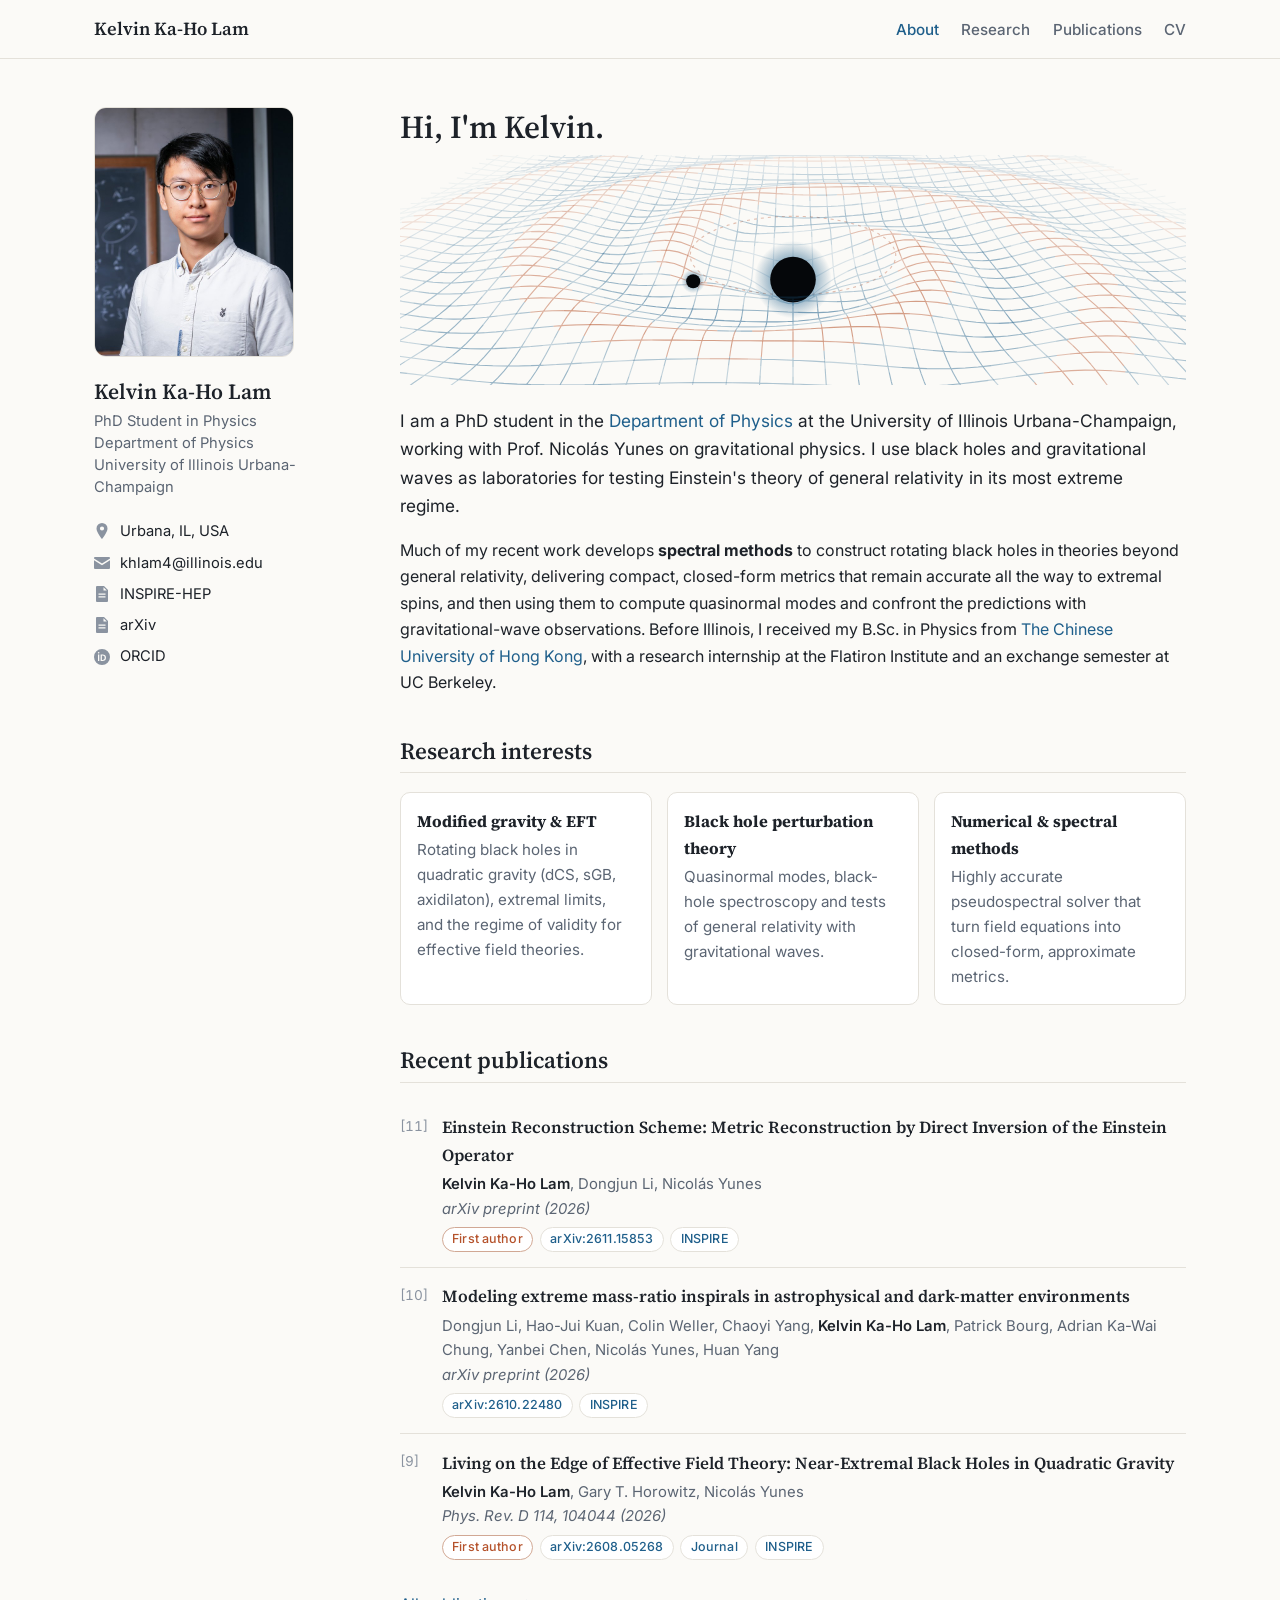
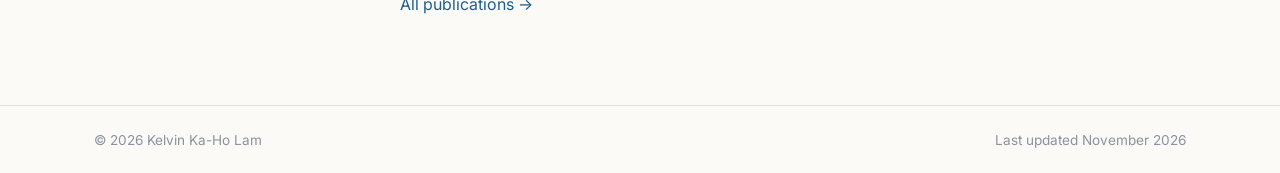
<file: index.html>
<!doctype html>
<html lang="en">
<head>
  <meta charset="utf-8">
  <meta name="viewport" content="width=device-width, initial-scale=1">
  <title>Kelvin Ka-Ho Lam</title>
  <meta name="description" content="Kelvin Ka-Ho Lam: physics PhD student at UIUC working on black holes, gravitational waves and tests of general relativity.">
  <meta name="author" content="Kelvin Ka-Ho Lam">
  <meta property="og:title" content="Kelvin Ka-Ho Lam">
  <meta property="og:description" content="Kelvin Ka-Ho Lam: physics PhD student at UIUC working on black holes, gravitational waves and tests of general relativity.">
  <meta property="og:type" content="website">
  <meta property="og:url" content="https://kelvin33550336.github.io/">
  <link rel="icon" href="assets/img/favicon.svg" type="image/svg+xml">
  <link rel="preconnect" href="https://fonts.googleapis.com">
  <link rel="preconnect" href="https://fonts.gstatic.com" crossorigin>
  <link href="https://fonts.googleapis.com/css2?family=Inter:wght@400;500;600&family=Source+Serif+4:opsz,wght@8..60,400;8..60,600&display=swap" rel="stylesheet">
  <link rel="stylesheet" href="assets/css/style.css">
</head>
<body>
  <a class="skip-link" href="#main">Skip to content</a>
  <header class="site-header">
    <nav class="nav" aria-label="Main">
      <a class="brand" href="index.html">Kelvin Ka-Ho Lam</a>
      <button class="nav-toggle" aria-expanded="false" aria-controls="nav-links">Menu</button>
      <ul class="nav-links" id="nav-links">
        <li><a href="index.html" aria-current="page">About</a></li>
        <li><a href="research.html">Research</a></li>
        <li><a href="publications.html">Publications</a></li>
        <li><a href="cv.html">CV</a></li>
      </ul>
    </nav>
  </header>

  <div class="layout">
    <aside class="sidebar" aria-label="Profile">
      <img class="avatar" src="assets/img/profile.jpg" alt="Portrait of Kelvin Ka-Ho Lam" width="200" height="250">
      <p class="name">Kelvin Ka-Ho Lam</p>
      <p class="role">PhD Student in Physics<br>Department of Physics<br>University of Illinois Urbana-Champaign</p>
      <ul>
        <li><svg viewBox="0 0 16 16" aria-hidden="true"><path d="M8 0a5.5 5.5 0 0 0-5.5 5.5C2.5 9.6 8 16 8 16s5.5-6.4 5.5-10.5A5.5 5.5 0 0 0 8 0zm0 7.6a2.1 2.1 0 1 1 0-4.2 2.1 2.1 0 0 1 0 4.2z"/></svg><span>Urbana, IL, USA</span></li>
        <li><svg viewBox="0 0 16 16" aria-hidden="true"><path d="M0 3a1 1 0 0 1 1-1h14a1 1 0 0 1 1 1v.4L8 8.5 0 3.4V3zm0 2.2V13a1 1 0 0 0 1 1h14a1 1 0 0 0 1-1V5.2L8 10.3 0 5.2z"/></svg><a href="mailto:khlam4@illinois.edu">khlam4@illinois.edu</a></li>
        <li><svg viewBox="0 0 16 16" aria-hidden="true"><path d="M3 0h7l4 4v11a1 1 0 0 1-1 1H3a1 1 0 0 1-1-1V1a1 1 0 0 1 1-1zm6.5 1.2V4.5h3.3L9.5 1.2zM4.5 7.5v1.2h7V7.5h-7zm0 2.8v1.2h7v-1.2h-7z"/></svg><a href="https://inspirehep.net/authors/3211704">INSPIRE-HEP</a></li>
        <li><svg viewBox="0 0 16 16" aria-hidden="true"><path d="M3 0h7l4 4v11a1 1 0 0 1-1 1H3a1 1 0 0 1-1-1V1a1 1 0 0 1 1-1zm6.5 1.2V4.5h3.3L9.5 1.2zM4.5 7.5v1.2h7V7.5h-7zm0 2.8v1.2h7v-1.2h-7z"/></svg><a href="https://arxiv.org/search/advanced?advanced=&amp;terms-0-operator=AND&amp;terms-0-term=Lam%2C+K+K&amp;terms-0-field=author&amp;classification-physics=y&amp;classification-physics_archives=all&amp;classification-include_cross_list=include&amp;date-year=&amp;date-filter_by=date_range&amp;date-from_date=2023-01-01&amp;date-to_date=&amp;date-date_type=submitted_date&amp;abstracts=show&amp;size=50&amp;order=-announced_date_first">arXiv</a></li>
        <li><svg viewBox="0 0 16 16" aria-hidden="true"><path d="M8 0a8 8 0 1 0 0 16A8 8 0 0 0 8 0zM5.3 12H4V5.5h1.3V12zM4.65 4.6a.8.8 0 1 1 0-1.6.8.8 0 0 1 0 1.6zM12 8.7c0 2.1-1.4 3.3-3.4 3.3H6.6V5.5h2c2 0 3.4 1.2 3.4 3.2zm-1.3 0c0-1.4-.9-2.1-2.2-2.1h-.6v4.3h.6c1.3 0 2.2-.8 2.2-2.2z"/></svg><a href="https://orcid.org/0009-0008-0185-2543">ORCID</a></li>
      </ul>
    </aside>

    <main class="content" id="main">
      <h1>Hi, I'm Kelvin.</h1>
      <canvas class="bh" id="bh" aria-label="Animation of a black hole ringing down, sending gravitational-wave ripples outward" role="img"></canvas>
      <p class="lede">I am a PhD student in the <a href="https://physics.illinois.edu/">Department of Physics</a> at the University of Illinois Urbana-Champaign, working with Prof. Nicolás Yunes on gravitational physics. I use black holes and gravitational waves as laboratories for testing Einstein's theory of general relativity in its most extreme regime.</p>
      <p>Much of my recent work develops <strong>spectral methods</strong> to construct rotating black holes in theories beyond general relativity, delivering compact, closed-form metrics that remain accurate all the way to extremal spins, and then using them to compute quasinormal modes and confront the predictions with gravitational-wave observations. Before Illinois, I received my B.Sc. in Physics from <a href="https://www.cuhk.edu.hk/">The Chinese University of Hong Kong</a>, with a research internship at the Flatiron Institute and an exchange semester at UC Berkeley.</p>

      <h2>Research interests</h2>
      <ul class="interests">
        <li><strong>Modified gravity &amp; EFT</strong><span>Rotating black holes in quadratic gravity (dCS, sGB, axidilaton), extremal limits, and the regime of validity for effective field theories.</span></li>
        <li><strong>Black hole perturbation theory</strong><span>Quasinormal modes, black-hole spectroscopy and tests of general relativity with gravitational waves.</span></li>
        <li><strong>Numerical &amp; spectral methods</strong><span>Highly accurate pseudospectral solver that turn field equations into closed-form, approximate metrics.</span></li>
      </ul>

      <h2>Recent publications</h2>
      <ul class="pubs">
      <li class="pub" data-n="11">
        <a class="pub-title" href="https://arxiv.org/abs/2611.15853">Einstein Reconstruction Scheme: Metric Reconstruction by Direct Inversion of the Einstein Operator</a>
        <div class="pub-authors"><span class="me">Kelvin Ka-Ho Lam</span>, Dongjun Li, Nicolás Yunes</div>
        <div class="pub-venue">arXiv preprint (2026)</div>
        <div class="pub-links"><span class="tag first">First author</span><a href="https://arxiv.org/abs/2611.15853">arXiv:2611.15853</a><a href="https://inspirehep.net/literature/3227984">INSPIRE</a></div>
      </li>
      <li class="pub" data-n="10">
        <a class="pub-title" href="https://arxiv.org/abs/2610.22480">Modeling extreme mass-ratio inspirals in astrophysical and dark-matter environments</a>
        <div class="pub-authors">Dongjun Li, Hao-Jui Kuan, Colin Weller, Chaoyi Yang, <span class="me">Kelvin Ka-Ho Lam</span>, Patrick Bourg, Adrian Ka-Wai Chung, Yanbei Chen, Nicolás Yunes, Huan Yang</div>
        <div class="pub-venue">arXiv preprint (2026)</div>
        <div class="pub-links"><a href="https://arxiv.org/abs/2610.22480">arXiv:2610.22480</a><a href="https://inspirehep.net/literature/3215830">INSPIRE</a></div>
      </li>
      <li class="pub" data-n="9">
        <a class="pub-title" href="https://arxiv.org/abs/2608.05268">Living on the Edge of Effective Field Theory: Near-Extremal Black Holes in Quadratic Gravity</a>
        <div class="pub-authors"><span class="me">Kelvin Ka-Ho Lam</span>, Gary T. Horowitz, Nicolás Yunes</div>
        <div class="pub-venue">Phys. Rev. D 114, 104044 (2026)</div>
        <div class="pub-links"><span class="tag first">First author</span><a href="https://arxiv.org/abs/2608.05268">arXiv:2608.05268</a><a href="https://doi.org/10.1103/ddyq-94zb">Journal</a><a href="https://inspirehep.net/literature/3188287">INSPIRE</a></div>
      </li>
      </ul>
      <p style="margin-top:1rem"><a href="publications.html">All publications &rarr;</a></p>
    </main>
  </div>

  <footer class="site-footer">
    <div class="inner">
      <span>&copy; 2026 Kelvin Ka-Ho Lam</span>
      <span>Last updated November 2026</span>
    </div>
  </footer>
  <script src="assets/js/main.js"></script>
</body>
</html>
</file>
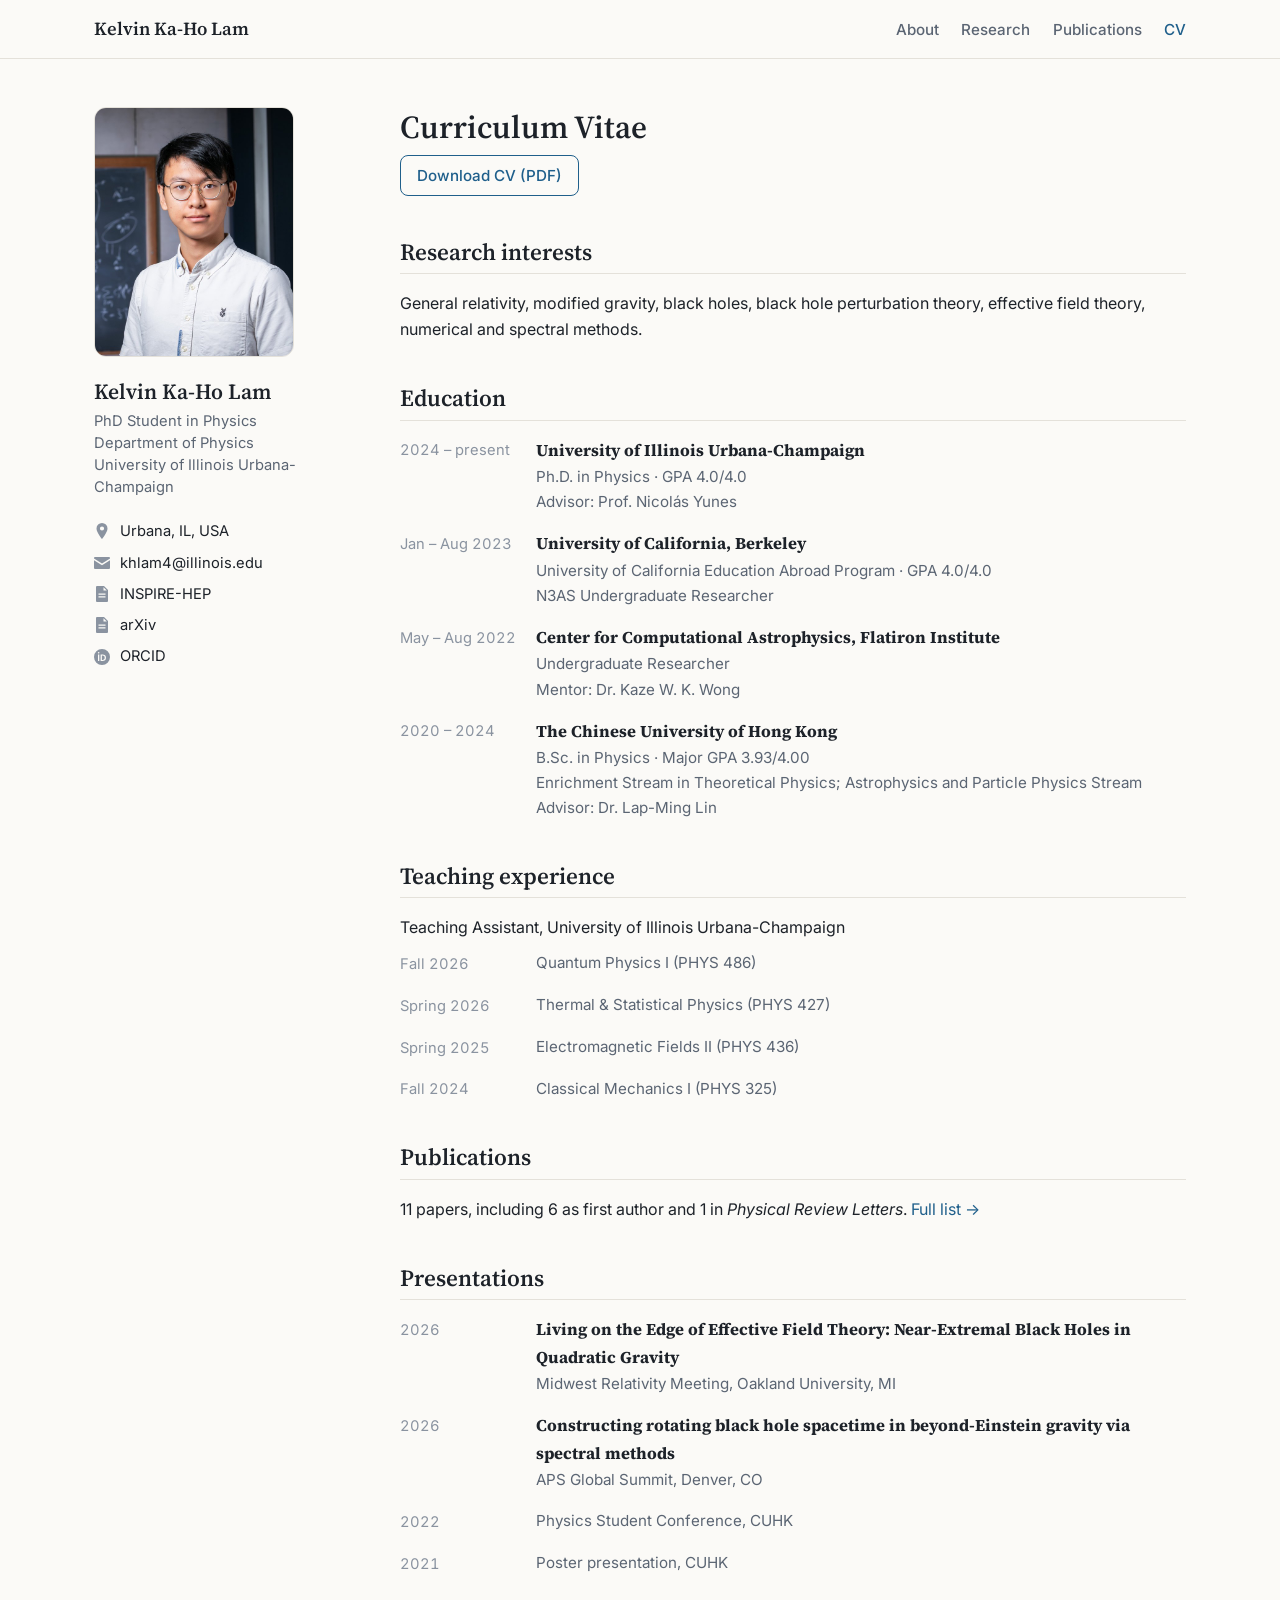
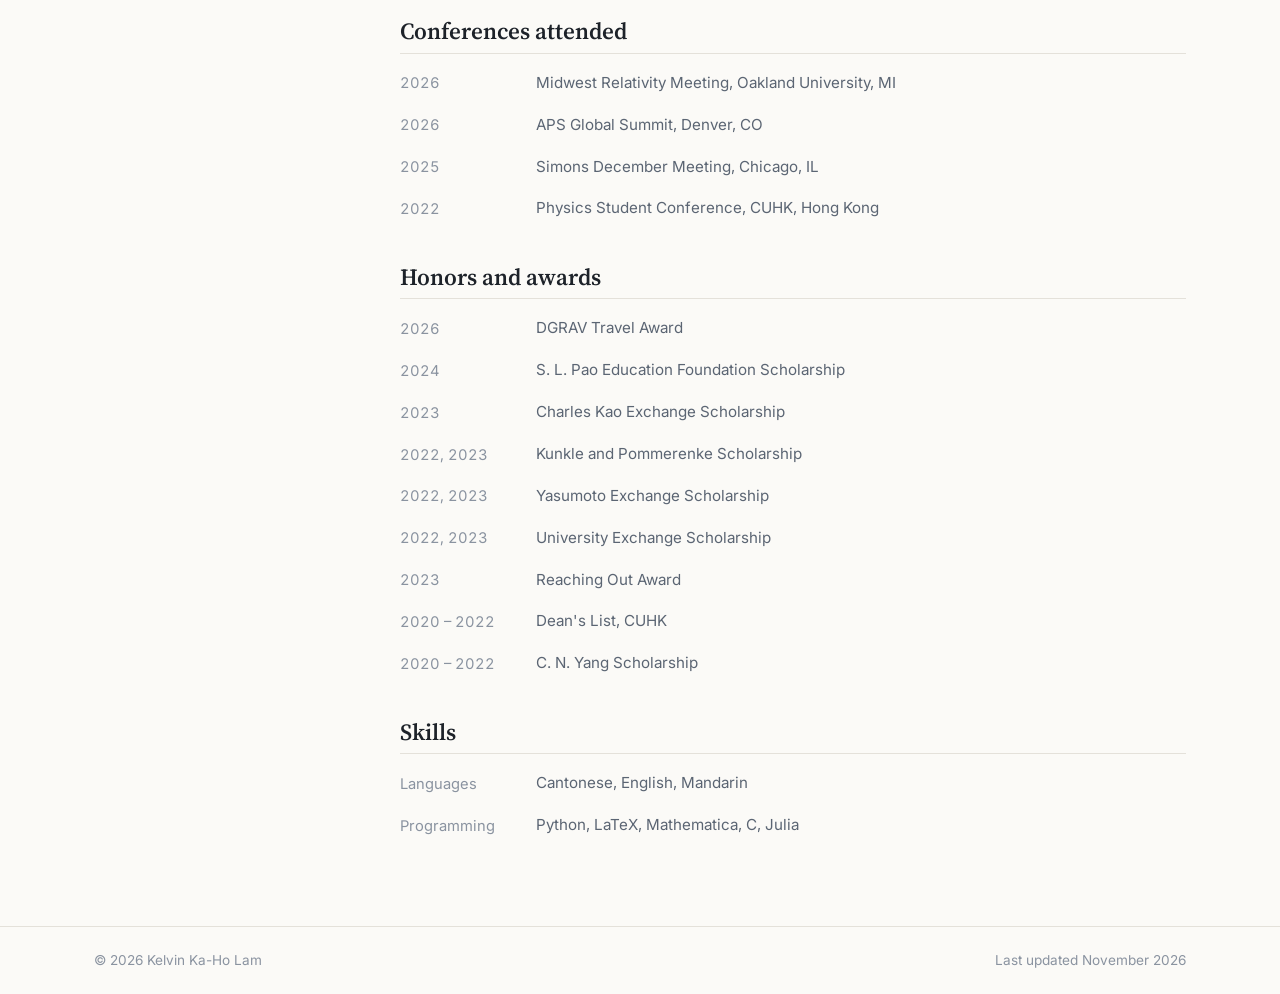
<file: cv.html>
<!doctype html>
<html lang="en">
<head>
  <meta charset="utf-8">
  <meta name="viewport" content="width=device-width, initial-scale=1">
  <title>CV · Kelvin Ka-Ho Lam</title>
  <meta name="description" content="Curriculum vitae of Kelvin Ka-Ho Lam.">
  <meta name="author" content="Kelvin Ka-Ho Lam">
  <meta property="og:title" content="CV · Kelvin Ka-Ho Lam">
  <meta property="og:description" content="Curriculum vitae of Kelvin Ka-Ho Lam.">
  <meta property="og:type" content="website">
  <meta property="og:url" content="https://kelvin33550336.github.io/cv.html">
  <link rel="icon" href="assets/img/favicon.svg" type="image/svg+xml">
  <link rel="preconnect" href="https://fonts.googleapis.com">
  <link rel="preconnect" href="https://fonts.gstatic.com" crossorigin>
  <link href="https://fonts.googleapis.com/css2?family=Inter:wght@400;500;600&family=Source+Serif+4:opsz,wght@8..60,400;8..60,600&display=swap" rel="stylesheet">
  <link rel="stylesheet" href="assets/css/style.css">
</head>
<body>
  <a class="skip-link" href="#main">Skip to content</a>
  <header class="site-header">
    <nav class="nav" aria-label="Main">
      <a class="brand" href="index.html">Kelvin Ka-Ho Lam</a>
      <button class="nav-toggle" aria-expanded="false" aria-controls="nav-links">Menu</button>
      <ul class="nav-links" id="nav-links">
        <li><a href="index.html">About</a></li>
        <li><a href="research.html">Research</a></li>
        <li><a href="publications.html">Publications</a></li>
        <li><a href="cv.html" aria-current="page">CV</a></li>
      </ul>
    </nav>
  </header>

  <div class="layout">
    <aside class="sidebar" aria-label="Profile">
      <img class="avatar" src="assets/img/profile.jpg" alt="Portrait of Kelvin Ka-Ho Lam" width="200" height="250">
      <p class="name">Kelvin Ka-Ho Lam</p>
      <p class="role">PhD Student in Physics<br>Department of Physics<br>University of Illinois Urbana-Champaign</p>
      <ul>
        <li><svg viewBox="0 0 16 16" aria-hidden="true"><path d="M8 0a5.5 5.5 0 0 0-5.5 5.5C2.5 9.6 8 16 8 16s5.5-6.4 5.5-10.5A5.5 5.5 0 0 0 8 0zm0 7.6a2.1 2.1 0 1 1 0-4.2 2.1 2.1 0 0 1 0 4.2z"/></svg><span>Urbana, IL, USA</span></li>
        <li><svg viewBox="0 0 16 16" aria-hidden="true"><path d="M0 3a1 1 0 0 1 1-1h14a1 1 0 0 1 1 1v.4L8 8.5 0 3.4V3zm0 2.2V13a1 1 0 0 0 1 1h14a1 1 0 0 0 1-1V5.2L8 10.3 0 5.2z"/></svg><a href="mailto:khlam4@illinois.edu">khlam4@illinois.edu</a></li>
        <li><svg viewBox="0 0 16 16" aria-hidden="true"><path d="M3 0h7l4 4v11a1 1 0 0 1-1 1H3a1 1 0 0 1-1-1V1a1 1 0 0 1 1-1zm6.5 1.2V4.5h3.3L9.5 1.2zM4.5 7.5v1.2h7V7.5h-7zm0 2.8v1.2h7v-1.2h-7z"/></svg><a href="https://inspirehep.net/authors/3211704">INSPIRE-HEP</a></li>
        <li><svg viewBox="0 0 16 16" aria-hidden="true"><path d="M3 0h7l4 4v11a1 1 0 0 1-1 1H3a1 1 0 0 1-1-1V1a1 1 0 0 1 1-1zm6.5 1.2V4.5h3.3L9.5 1.2zM4.5 7.5v1.2h7V7.5h-7zm0 2.8v1.2h7v-1.2h-7z"/></svg><a href="https://arxiv.org/search/advanced?advanced=&amp;terms-0-operator=AND&amp;terms-0-term=Lam%2C+K+K&amp;terms-0-field=author&amp;classification-physics=y&amp;classification-physics_archives=all&amp;classification-include_cross_list=include&amp;date-year=&amp;date-filter_by=date_range&amp;date-from_date=2023-01-01&amp;date-to_date=&amp;date-date_type=submitted_date&amp;abstracts=show&amp;size=50&amp;order=-announced_date_first">arXiv</a></li>
        <li><svg viewBox="0 0 16 16" aria-hidden="true"><path d="M8 0a8 8 0 1 0 0 16A8 8 0 0 0 8 0zM5.3 12H4V5.5h1.3V12zM4.65 4.6a.8.8 0 1 1 0-1.6.8.8 0 0 1 0 1.6zM12 8.7c0 2.1-1.4 3.3-3.4 3.3H6.6V5.5h2c2 0 3.4 1.2 3.4 3.2zm-1.3 0c0-1.4-.9-2.1-2.2-2.1h-.6v4.3h.6c1.3 0 2.2-.8 2.2-2.2z"/></svg><a href="https://orcid.org/0009-0008-0185-2543">ORCID</a></li>
      </ul>
    </aside>

    <main class="content" id="main">
      <h1>Curriculum Vitae</h1>
      <p><a class="button" href="assets/cv/CV.pdf">Download CV (PDF)</a></p>

      <h2>Research interests</h2>
      <p>General relativity, modified gravity, black holes, black hole perturbation theory, effective field theory, numerical and spectral methods.</p>

      <h2>Education</h2>
      <div class="cv-entry"><div class="when">2024 &ndash; present</div><div class="what"><strong>University of Illinois Urbana-Champaign</strong><div>Ph.D. in Physics &middot; GPA 4.0/4.0<br>Advisor: Prof. Nicolás Yunes</div></div></div>
      <div class="cv-entry"><div class="when">Jan &ndash; Aug 2023</div><div class="what"><strong>University of California, Berkeley</strong><div>University of California Education Abroad Program &middot; GPA 4.0/4.0<br>N3AS Undergraduate Researcher</div></div></div>
      <div class="cv-entry"><div class="when">May &ndash; Aug 2022</div><div class="what"><strong>Center for Computational Astrophysics, Flatiron Institute</strong><div>Undergraduate Researcher<br>Mentor: Dr. Kaze W. K. Wong</div></div></div>
      <div class="cv-entry"><div class="when">2020 &ndash; 2024</div><div class="what"><strong>The Chinese University of Hong Kong</strong><div>B.Sc. in Physics &middot; Major GPA 3.93/4.00<br>Enrichment Stream in Theoretical Physics; Astrophysics and Particle Physics Stream<br>Advisor: Dr. Lap-Ming Lin</div></div></div>

      <h2>Teaching experience</h2>
      <p style="margin-bottom:.6rem">Teaching Assistant, University of Illinois Urbana-Champaign</p>
      <div class="cv-entry"><div class="when">Fall 2026</div><div class="what"><div>Quantum Physics I (PHYS 486)</div></div></div>
      <div class="cv-entry"><div class="when">Spring 2026</div><div class="what"><div>Thermal &amp; Statistical Physics (PHYS 427)</div></div></div>
      <div class="cv-entry"><div class="when">Spring 2025</div><div class="what"><div>Electromagnetic Fields II (PHYS 436)</div></div></div>
      <div class="cv-entry"><div class="when">Fall 2024</div><div class="what"><div>Classical Mechanics I (PHYS 325)</div></div></div>

      <h2>Publications</h2>
      <p>11 papers, including 6 as first author and 1 in <em>Physical Review Letters</em>. <a href="publications.html">Full list &rarr;</a></p>

      <h2>Presentations</h2>
      <div class="cv-entry"><div class="when">2026</div><div class="what"><strong>Living on the Edge of Effective Field Theory: Near-Extremal Black Holes in Quadratic Gravity</strong><div>Midwest Relativity Meeting, Oakland University, MI</div></div></div>
      <div class="cv-entry"><div class="when">2026</div><div class="what"><strong>Constructing rotating black hole spacetime in beyond-Einstein gravity via spectral methods</strong><div>APS Global Summit, Denver, CO</div></div></div>
      <div class="cv-entry"><div class="when">2022</div><div class="what"><div>Physics Student Conference, CUHK</div></div></div>
      <div class="cv-entry"><div class="when">2021</div><div class="what"><div>Poster presentation, CUHK</div></div></div>

      <h2>Conferences attended</h2>
      <div class="cv-entry"><div class="when">2026</div><div class="what"><div>Midwest Relativity Meeting, Oakland University, MI</div></div></div>
      <div class="cv-entry"><div class="when">2026</div><div class="what"><div>APS Global Summit, Denver, CO</div></div></div>
      <div class="cv-entry"><div class="when">2025</div><div class="what"><div>Simons December Meeting, Chicago, IL</div></div></div>
      <div class="cv-entry"><div class="when">2022</div><div class="what"><div>Physics Student Conference, CUHK, Hong Kong</div></div></div>

      <h2>Honors and awards</h2>
      <div class="cv-entry"><div class="when">2026</div><div class="what"><div>DGRAV Travel Award</div></div></div>
      <div class="cv-entry"><div class="when">2024</div><div class="what"><div>S. L. Pao Education Foundation Scholarship</div></div></div>
      <div class="cv-entry"><div class="when">2023</div><div class="what"><div>Charles Kao Exchange Scholarship</div></div></div>
      <div class="cv-entry"><div class="when">2022, 2023</div><div class="what"><div>Kunkle and Pommerenke Scholarship</div></div></div>
      <div class="cv-entry"><div class="when">2022, 2023</div><div class="what"><div>Yasumoto Exchange Scholarship</div></div></div>
      <div class="cv-entry"><div class="when">2022, 2023</div><div class="what"><div>University Exchange Scholarship</div></div></div>
      <div class="cv-entry"><div class="when">2023</div><div class="what"><div>Reaching Out Award</div></div></div>
      <div class="cv-entry"><div class="when">2020 &ndash; 2022</div><div class="what"><div>Dean's List, CUHK</div></div></div>
      <div class="cv-entry"><div class="when">2020 &ndash; 2022</div><div class="what"><div>C. N. Yang Scholarship</div></div></div>

      <h2>Skills</h2>
      <div class="cv-entry"><div class="when">Languages</div><div class="what"><div>Cantonese, English, Mandarin</div></div></div>
      <div class="cv-entry"><div class="when">Programming</div><div class="what"><div>Python, LaTeX, Mathematica, C, Julia</div></div></div>
    </main>
  </div>

  <footer class="site-footer">
    <div class="inner">
      <span>&copy; 2026 Kelvin Ka-Ho Lam</span>
      <span>Last updated November 2026</span>
    </div>
  </footer>
  <script src="assets/js/main.js"></script>
</body>
</html>
</file>
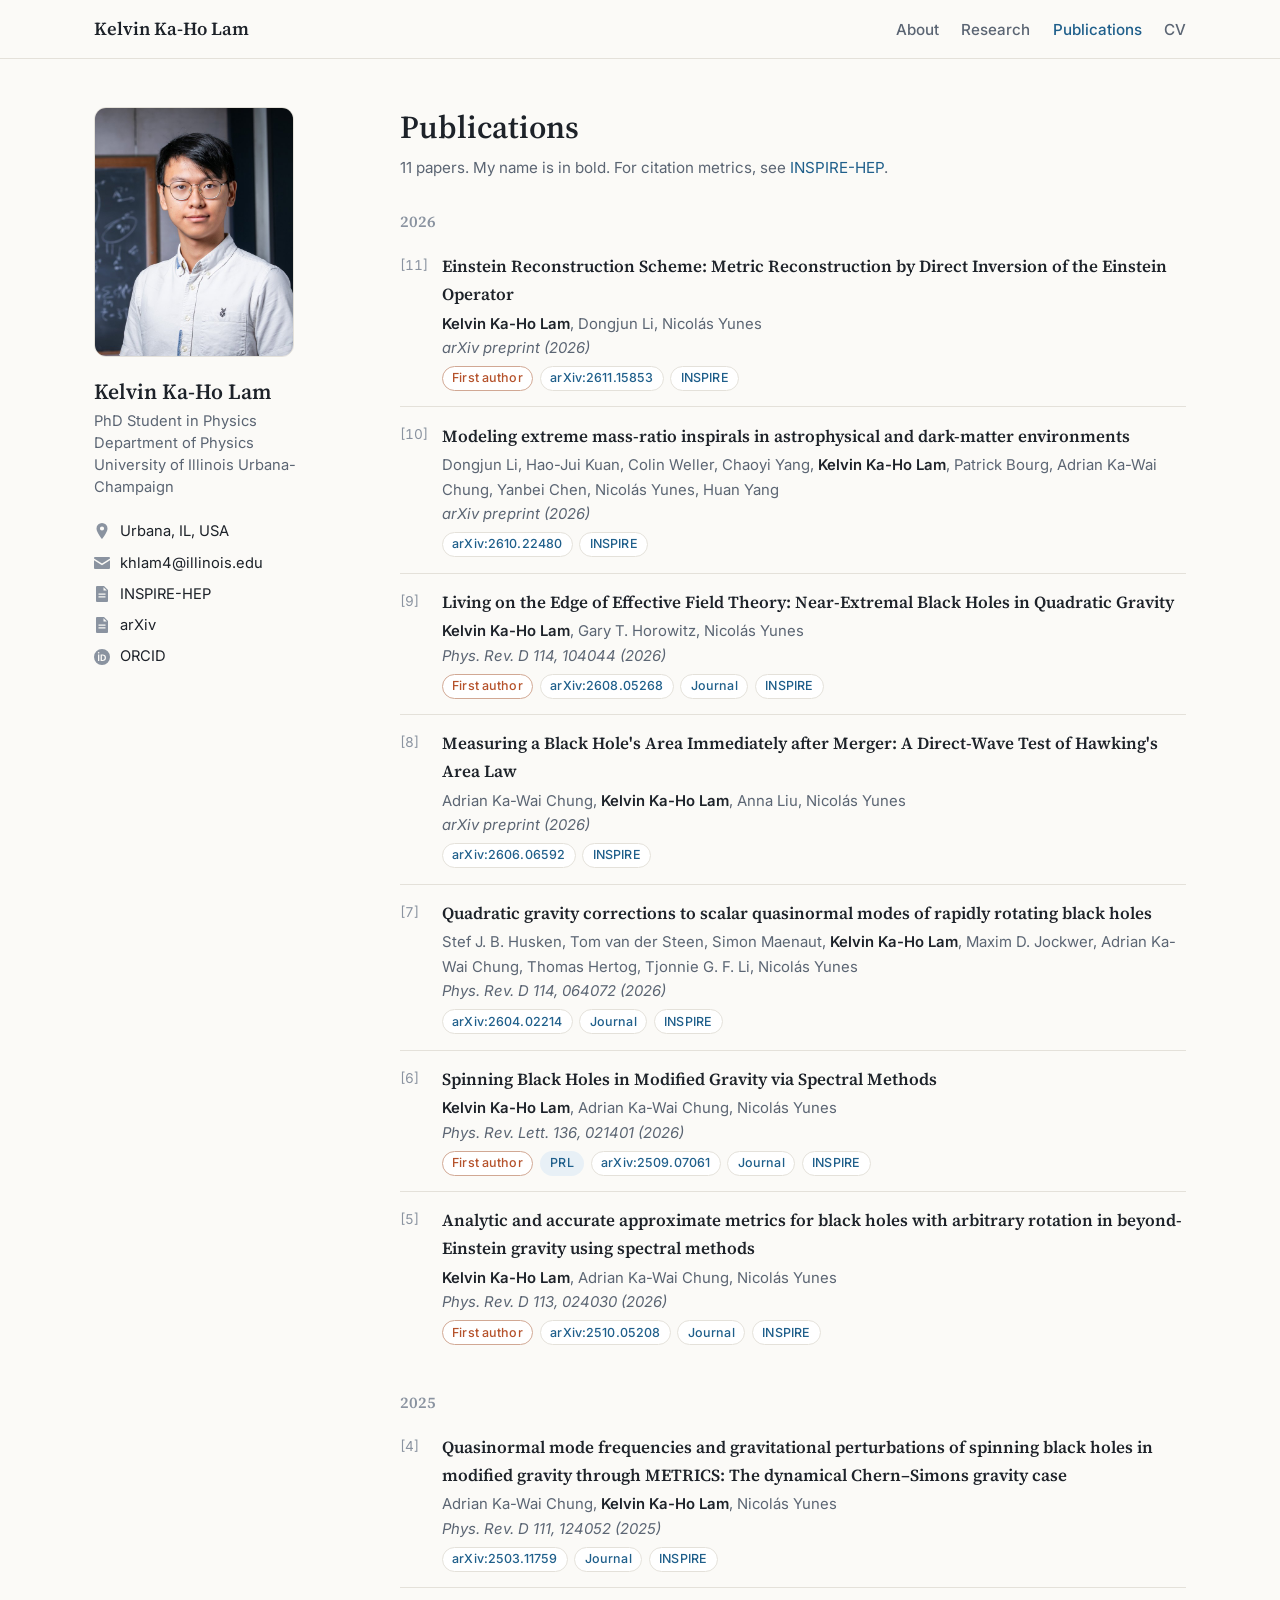
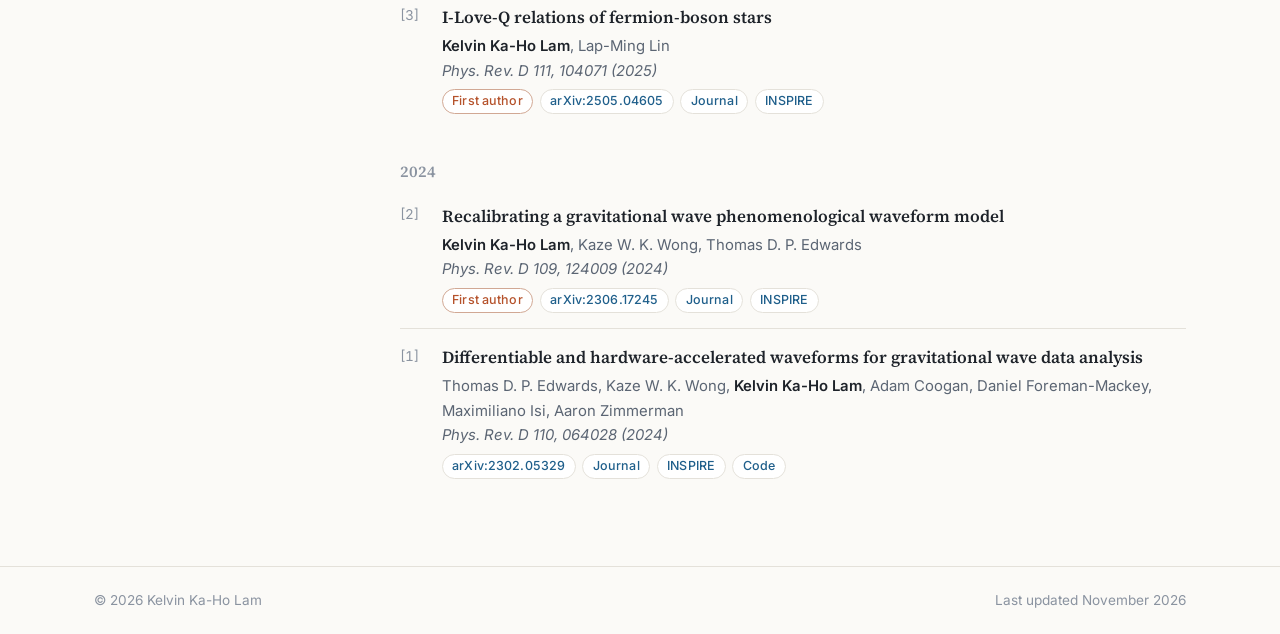
<file: publications.html>
<!doctype html>
<html lang="en">
<head>
  <meta charset="utf-8">
  <meta name="viewport" content="width=device-width, initial-scale=1">
  <title>Publications · Kelvin Ka-Ho Lam</title>
  <meta name="description" content="Publications of Kelvin Ka-Ho Lam.">
  <meta name="author" content="Kelvin Ka-Ho Lam">
  <meta property="og:title" content="Publications · Kelvin Ka-Ho Lam">
  <meta property="og:description" content="Publications of Kelvin Ka-Ho Lam.">
  <meta property="og:type" content="website">
  <meta property="og:url" content="https://kelvin33550336.github.io/publications.html">
  <link rel="icon" href="assets/img/favicon.svg" type="image/svg+xml">
  <link rel="preconnect" href="https://fonts.googleapis.com">
  <link rel="preconnect" href="https://fonts.gstatic.com" crossorigin>
  <link href="https://fonts.googleapis.com/css2?family=Inter:wght@400;500;600&family=Source+Serif+4:opsz,wght@8..60,400;8..60,600&display=swap" rel="stylesheet">
  <link rel="stylesheet" href="assets/css/style.css">
</head>
<body>
  <a class="skip-link" href="#main">Skip to content</a>
  <header class="site-header">
    <nav class="nav" aria-label="Main">
      <a class="brand" href="index.html">Kelvin Ka-Ho Lam</a>
      <button class="nav-toggle" aria-expanded="false" aria-controls="nav-links">Menu</button>
      <ul class="nav-links" id="nav-links">
        <li><a href="index.html">About</a></li>
        <li><a href="research.html">Research</a></li>
        <li><a href="publications.html" aria-current="page">Publications</a></li>
        <li><a href="cv.html">CV</a></li>
      </ul>
    </nav>
  </header>

  <div class="layout">
    <aside class="sidebar" aria-label="Profile">
      <img class="avatar" src="assets/img/profile.jpg" alt="Portrait of Kelvin Ka-Ho Lam" width="200" height="250">
      <p class="name">Kelvin Ka-Ho Lam</p>
      <p class="role">PhD Student in Physics<br>Department of Physics<br>University of Illinois Urbana-Champaign</p>
      <ul>
        <li><svg viewBox="0 0 16 16" aria-hidden="true"><path d="M8 0a5.5 5.5 0 0 0-5.5 5.5C2.5 9.6 8 16 8 16s5.5-6.4 5.5-10.5A5.5 5.5 0 0 0 8 0zm0 7.6a2.1 2.1 0 1 1 0-4.2 2.1 2.1 0 0 1 0 4.2z"/></svg><span>Urbana, IL, USA</span></li>
        <li><svg viewBox="0 0 16 16" aria-hidden="true"><path d="M0 3a1 1 0 0 1 1-1h14a1 1 0 0 1 1 1v.4L8 8.5 0 3.4V3zm0 2.2V13a1 1 0 0 0 1 1h14a1 1 0 0 0 1-1V5.2L8 10.3 0 5.2z"/></svg><a href="mailto:khlam4@illinois.edu">khlam4@illinois.edu</a></li>
        <li><svg viewBox="0 0 16 16" aria-hidden="true"><path d="M3 0h7l4 4v11a1 1 0 0 1-1 1H3a1 1 0 0 1-1-1V1a1 1 0 0 1 1-1zm6.5 1.2V4.5h3.3L9.5 1.2zM4.5 7.5v1.2h7V7.5h-7zm0 2.8v1.2h7v-1.2h-7z"/></svg><a href="https://inspirehep.net/authors/3211704">INSPIRE-HEP</a></li>
        <li><svg viewBox="0 0 16 16" aria-hidden="true"><path d="M3 0h7l4 4v11a1 1 0 0 1-1 1H3a1 1 0 0 1-1-1V1a1 1 0 0 1 1-1zm6.5 1.2V4.5h3.3L9.5 1.2zM4.5 7.5v1.2h7V7.5h-7zm0 2.8v1.2h7v-1.2h-7z"/></svg><a href="https://arxiv.org/search/advanced?advanced=&amp;terms-0-operator=AND&amp;terms-0-term=Lam%2C+K+K&amp;terms-0-field=author&amp;classification-physics=y&amp;classification-physics_archives=all&amp;classification-include_cross_list=include&amp;date-year=&amp;date-filter_by=date_range&amp;date-from_date=2023-01-01&amp;date-to_date=&amp;date-date_type=submitted_date&amp;abstracts=show&amp;size=50&amp;order=-announced_date_first">arXiv</a></li>
        <li><svg viewBox="0 0 16 16" aria-hidden="true"><path d="M8 0a8 8 0 1 0 0 16A8 8 0 0 0 8 0zM5.3 12H4V5.5h1.3V12zM4.65 4.6a.8.8 0 1 1 0-1.6.8.8 0 0 1 0 1.6zM12 8.7c0 2.1-1.4 3.3-3.4 3.3H6.6V5.5h2c2 0 3.4 1.2 3.4 3.2zm-1.3 0c0-1.4-.9-2.1-2.2-2.1h-.6v4.3h.6c1.3 0 2.2-.8 2.2-2.2z"/></svg><a href="https://orcid.org/0009-0008-0185-2543">ORCID</a></li>
      </ul>
    </aside>

    <main class="content" id="main">
      <h1>Publications</h1>
      <p class="pub-meta">11 papers. My name is in bold. For citation metrics, see <a href="https://inspirehep.net/authors/3211704">INSPIRE-HEP</a>.</p>
      <p class="year">2026</p>
      <ul class="pubs">
      <li class="pub" id="p11" data-n="11">
        <a class="pub-title" href="https://arxiv.org/abs/2611.15853">Einstein Reconstruction Scheme: Metric Reconstruction by Direct Inversion of the Einstein Operator</a>
        <div class="pub-authors"><span class="me">Kelvin Ka-Ho Lam</span>, Dongjun Li, Nicolás Yunes</div>
        <div class="pub-venue">arXiv preprint (2026)</div>
        <div class="pub-links"><span class="tag first">First author</span><a href="https://arxiv.org/abs/2611.15853">arXiv:2611.15853</a><a href="https://inspirehep.net/literature/3227984">INSPIRE</a></div>
      </li>
      <li class="pub" id="p10" data-n="10">
        <a class="pub-title" href="https://arxiv.org/abs/2610.22480">Modeling extreme mass-ratio inspirals in astrophysical and dark-matter environments</a>
        <div class="pub-authors">Dongjun Li, Hao-Jui Kuan, Colin Weller, Chaoyi Yang, <span class="me">Kelvin Ka-Ho Lam</span>, Patrick Bourg, Adrian Ka-Wai Chung, Yanbei Chen, Nicolás Yunes, Huan Yang</div>
        <div class="pub-venue">arXiv preprint (2026)</div>
        <div class="pub-links"><a href="https://arxiv.org/abs/2610.22480">arXiv:2610.22480</a><a href="https://inspirehep.net/literature/3215830">INSPIRE</a></div>
      </li>
      <li class="pub" id="p9" data-n="9">
        <a class="pub-title" href="https://arxiv.org/abs/2608.05268">Living on the Edge of Effective Field Theory: Near-Extremal Black Holes in Quadratic Gravity</a>
        <div class="pub-authors"><span class="me">Kelvin Ka-Ho Lam</span>, Gary T. Horowitz, Nicolás Yunes</div>
        <div class="pub-venue">Phys. Rev. D 114, 104044 (2026)</div>
        <div class="pub-links"><span class="tag first">First author</span><a href="https://arxiv.org/abs/2608.05268">arXiv:2608.05268</a><a href="https://doi.org/10.1103/ddyq-94zb">Journal</a><a href="https://inspirehep.net/literature/3188287">INSPIRE</a></div>
      </li>
      <li class="pub" id="p8" data-n="8">
        <a class="pub-title" href="https://arxiv.org/abs/2606.06592">Measuring a Black Hole&#x27;s Area Immediately after Merger: A Direct-Wave Test of Hawking&#x27;s Area Law</a>
        <div class="pub-authors">Adrian Ka-Wai Chung, <span class="me">Kelvin Ka-Ho Lam</span>, Anna Liu, Nicolás Yunes</div>
        <div class="pub-venue">arXiv preprint (2026)</div>
        <div class="pub-links"><a href="https://arxiv.org/abs/2606.06592">arXiv:2606.06592</a><a href="https://inspirehep.net/literature/3165846">INSPIRE</a></div>
      </li>
      <li class="pub" id="p7" data-n="7">
        <a class="pub-title" href="https://arxiv.org/abs/2604.02214">Quadratic gravity corrections to scalar quasinormal modes of rapidly rotating black holes</a>
        <div class="pub-authors">Stef J. B. Husken, Tom van der Steen, Simon Maenaut, <span class="me">Kelvin Ka-Ho Lam</span>, Maxim D. Jockwer, Adrian Ka-Wai Chung, Thomas Hertog, Tjonnie G. F. Li, Nicolás Yunes</div>
        <div class="pub-venue">Phys. Rev. D 114, 064072 (2026)</div>
        <div class="pub-links"><a href="https://arxiv.org/abs/2604.02214">arXiv:2604.02214</a><a href="https://doi.org/10.1103/jrnh-wsxw">Journal</a><a href="https://inspirehep.net/literature/3138881">INSPIRE</a></div>
      </li>
      <li class="pub" id="p6" data-n="6">
        <a class="pub-title" href="https://arxiv.org/abs/2509.07061">Spinning Black Holes in Modified Gravity via Spectral Methods</a>
        <div class="pub-authors"><span class="me">Kelvin Ka-Ho Lam</span>, Adrian Ka-Wai Chung, Nicolás Yunes</div>
        <div class="pub-venue">Phys. Rev. Lett. 136, 021401 (2026)</div>
        <div class="pub-links"><span class="tag first">First author</span><span class="tag highlight">PRL</span><a href="https://arxiv.org/abs/2509.07061">arXiv:2509.07061</a><a href="https://doi.org/10.1103/6z43-xdv7">Journal</a><a href="https://inspirehep.net/literature/2968074">INSPIRE</a></div>
      </li>
      <li class="pub" id="p5" data-n="5">
        <a class="pub-title" href="https://arxiv.org/abs/2510.05208">Analytic and accurate approximate metrics for black holes with arbitrary rotation in beyond-Einstein gravity using spectral methods</a>
        <div class="pub-authors"><span class="me">Kelvin Ka-Ho Lam</span>, Adrian Ka-Wai Chung, Nicolás Yunes</div>
        <div class="pub-venue">Phys. Rev. D 113, 024030 (2026)</div>
        <div class="pub-links"><span class="tag first">First author</span><a href="https://arxiv.org/abs/2510.05208">arXiv:2510.05208</a><a href="https://doi.org/10.1103/txxb-z8bx">Journal</a><a href="https://inspirehep.net/literature/3064250">INSPIRE</a></div>
      </li>
      </ul>
      <p class="year">2025</p>
      <ul class="pubs">
      <li class="pub" id="p4" data-n="4">
        <a class="pub-title" href="https://arxiv.org/abs/2503.11759">Quasinormal mode frequencies and gravitational perturbations of spinning black holes in modified gravity through METRICS: The dynamical Chern–Simons gravity case</a>
        <div class="pub-authors">Adrian Ka-Wai Chung, <span class="me">Kelvin Ka-Ho Lam</span>, Nicolás Yunes</div>
        <div class="pub-venue">Phys. Rev. D 111, 124052 (2025)</div>
        <div class="pub-links"><a href="https://arxiv.org/abs/2503.11759">arXiv:2503.11759</a><a href="https://doi.org/10.1103/g83n-rrlj">Journal</a><a href="https://inspirehep.net/literature/2901016">INSPIRE</a></div>
      </li>
      <li class="pub" id="p3" data-n="3">
        <a class="pub-title" href="https://arxiv.org/abs/2505.04605">I-Love-Q relations of fermion-boson stars</a>
        <div class="pub-authors"><span class="me">Kelvin Ka-Ho Lam</span>, Lap-Ming Lin</div>
        <div class="pub-venue">Phys. Rev. D 111, 104071 (2025)</div>
        <div class="pub-links"><span class="tag first">First author</span><a href="https://arxiv.org/abs/2505.04605">arXiv:2505.04605</a><a href="https://doi.org/10.1103/PhysRevD.111.104071">Journal</a><a href="https://inspirehep.net/literature/2919132">INSPIRE</a></div>
      </li>
      </ul>
      <p class="year">2024</p>
      <ul class="pubs">
      <li class="pub" id="p2" data-n="2">
        <a class="pub-title" href="https://arxiv.org/abs/2306.17245">Recalibrating a gravitational wave phenomenological waveform model</a>
        <div class="pub-authors"><span class="me">Kelvin Ka-Ho Lam</span>, Kaze W. K. Wong, Thomas D. P. Edwards</div>
        <div class="pub-venue">Phys. Rev. D 109, 124009 (2024)</div>
        <div class="pub-links"><span class="tag first">First author</span><a href="https://arxiv.org/abs/2306.17245">arXiv:2306.17245</a><a href="https://doi.org/10.1103/PhysRevD.109.124009">Journal</a><a href="https://inspirehep.net/literature/2673384">INSPIRE</a></div>
      </li>
      <li class="pub" id="p1" data-n="1">
        <a class="pub-title" href="https://arxiv.org/abs/2302.05329">Differentiable and hardware-accelerated waveforms for gravitational wave data analysis</a>
        <div class="pub-authors">Thomas D. P. Edwards, Kaze W. K. Wong, <span class="me">Kelvin Ka-Ho Lam</span>, Adam Coogan, Daniel Foreman-Mackey, Maximiliano Isi, Aaron Zimmerman</div>
        <div class="pub-venue">Phys. Rev. D 110, 064028 (2024)</div>
        <div class="pub-links"><a href="https://arxiv.org/abs/2302.05329">arXiv:2302.05329</a><a href="https://doi.org/10.1103/PhysRevD.110.064028">Journal</a><a href="https://inspirehep.net/literature/2631117">INSPIRE</a><a href="https://github.com/tedwards2412/ripple">Code</a></div>
      </li>
      </ul>
    </main>
  </div>

  <footer class="site-footer">
    <div class="inner">
      <span>&copy; 2026 Kelvin Ka-Ho Lam</span>
      <span>Last updated November 2026</span>
    </div>
  </footer>
  <script src="assets/js/main.js"></script>
</body>
</html>
</file>
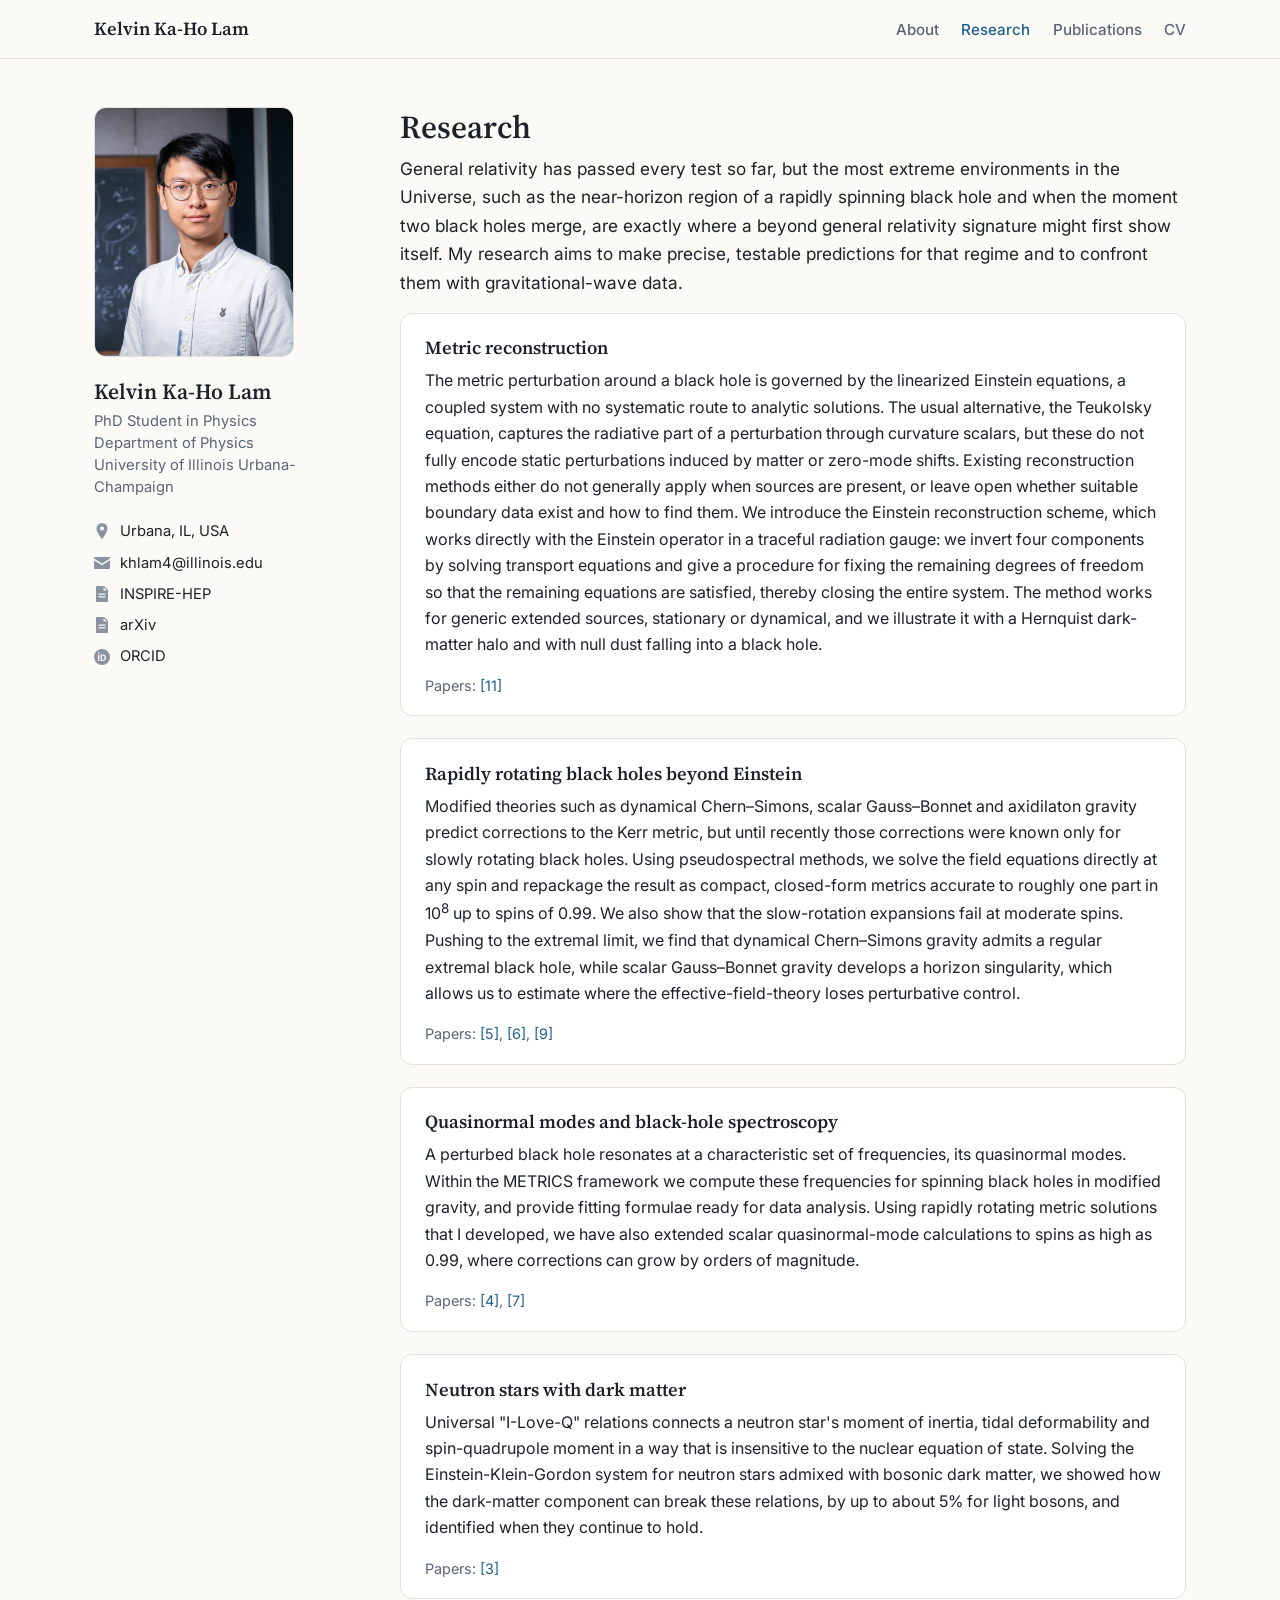
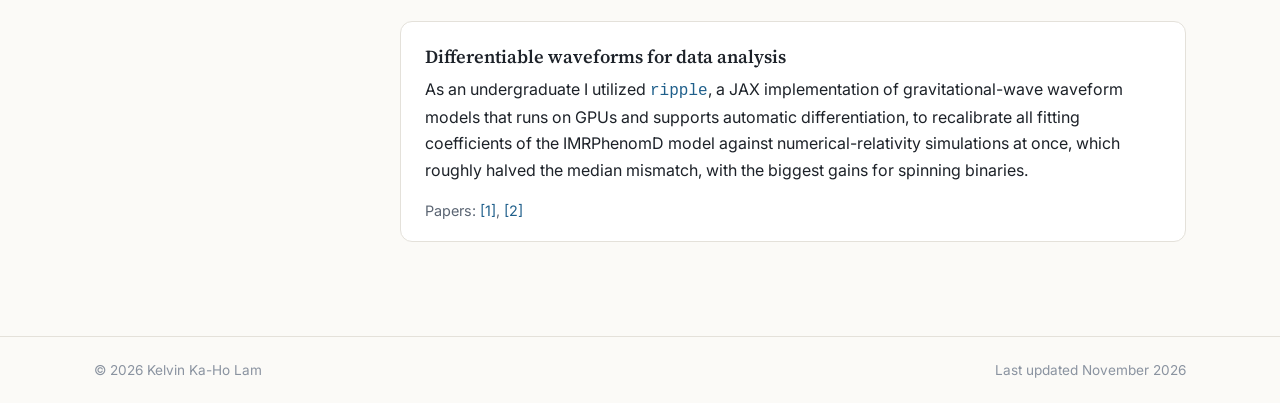
<file: research.html>
<!doctype html>
<html lang="en">
<head>
  <meta charset="utf-8">
  <meta name="viewport" content="width=device-width, initial-scale=1">
  <title>Research · Kelvin Ka-Ho Lam</title>
  <meta name="description" content="Research of Kelvin Ka-Ho Lam: rotating black holes beyond GR, spectral methods, quasinormal modes, gravitational-wave tests.">
  <meta name="author" content="Kelvin Ka-Ho Lam">
  <meta property="og:title" content="Research · Kelvin Ka-Ho Lam">
  <meta property="og:description" content="Research of Kelvin Ka-Ho Lam: rotating black holes beyond GR, spectral methods, quasinormal modes, gravitational-wave tests.">
  <meta property="og:type" content="website">
  <meta property="og:url" content="https://kelvin33550336.github.io/research.html">
  <link rel="icon" href="assets/img/favicon.svg" type="image/svg+xml">
  <link rel="preconnect" href="https://fonts.googleapis.com">
  <link rel="preconnect" href="https://fonts.gstatic.com" crossorigin>
  <link href="https://fonts.googleapis.com/css2?family=Inter:wght@400;500;600&family=Source+Serif+4:opsz,wght@8..60,400;8..60,600&display=swap" rel="stylesheet">
  <link rel="stylesheet" href="assets/css/style.css">
</head>
<body>
  <a class="skip-link" href="#main">Skip to content</a>
  <header class="site-header">
    <nav class="nav" aria-label="Main">
      <a class="brand" href="index.html">Kelvin Ka-Ho Lam</a>
      <button class="nav-toggle" aria-expanded="false" aria-controls="nav-links">Menu</button>
      <ul class="nav-links" id="nav-links">
        <li><a href="index.html">About</a></li>
        <li><a href="research.html" aria-current="page">Research</a></li>
        <li><a href="publications.html">Publications</a></li>
        <li><a href="cv.html">CV</a></li>
      </ul>
    </nav>
  </header>

  <div class="layout">
    <aside class="sidebar" aria-label="Profile">
      <img class="avatar" src="assets/img/profile.jpg" alt="Portrait of Kelvin Ka-Ho Lam" width="200" height="250">
      <p class="name">Kelvin Ka-Ho Lam</p>
      <p class="role">PhD Student in Physics<br>Department of Physics<br>University of Illinois Urbana-Champaign</p>
      <ul>
        <li><svg viewBox="0 0 16 16" aria-hidden="true"><path d="M8 0a5.5 5.5 0 0 0-5.5 5.5C2.5 9.6 8 16 8 16s5.5-6.4 5.5-10.5A5.5 5.5 0 0 0 8 0zm0 7.6a2.1 2.1 0 1 1 0-4.2 2.1 2.1 0 0 1 0 4.2z"/></svg><span>Urbana, IL, USA</span></li>
        <li><svg viewBox="0 0 16 16" aria-hidden="true"><path d="M0 3a1 1 0 0 1 1-1h14a1 1 0 0 1 1 1v.4L8 8.5 0 3.4V3zm0 2.2V13a1 1 0 0 0 1 1h14a1 1 0 0 0 1-1V5.2L8 10.3 0 5.2z"/></svg><a href="mailto:khlam4@illinois.edu">khlam4@illinois.edu</a></li>
        <li><svg viewBox="0 0 16 16" aria-hidden="true"><path d="M3 0h7l4 4v11a1 1 0 0 1-1 1H3a1 1 0 0 1-1-1V1a1 1 0 0 1 1-1zm6.5 1.2V4.5h3.3L9.5 1.2zM4.5 7.5v1.2h7V7.5h-7zm0 2.8v1.2h7v-1.2h-7z"/></svg><a href="https://inspirehep.net/authors/3211704">INSPIRE-HEP</a></li>
        <li><svg viewBox="0 0 16 16" aria-hidden="true"><path d="M3 0h7l4 4v11a1 1 0 0 1-1 1H3a1 1 0 0 1-1-1V1a1 1 0 0 1 1-1zm6.5 1.2V4.5h3.3L9.5 1.2zM4.5 7.5v1.2h7V7.5h-7zm0 2.8v1.2h7v-1.2h-7z"/></svg><a href="https://arxiv.org/search/advanced?advanced=&amp;terms-0-operator=AND&amp;terms-0-term=Lam%2C+K+K&amp;terms-0-field=author&amp;classification-physics=y&amp;classification-physics_archives=all&amp;classification-include_cross_list=include&amp;date-year=&amp;date-filter_by=date_range&amp;date-from_date=2023-01-01&amp;date-to_date=&amp;date-date_type=submitted_date&amp;abstracts=show&amp;size=50&amp;order=-announced_date_first">arXiv</a></li>
        <li><svg viewBox="0 0 16 16" aria-hidden="true"><path d="M8 0a8 8 0 1 0 0 16A8 8 0 0 0 8 0zM5.3 12H4V5.5h1.3V12zM4.65 4.6a.8.8 0 1 1 0-1.6.8.8 0 0 1 0 1.6zM12 8.7c0 2.1-1.4 3.3-3.4 3.3H6.6V5.5h2c2 0 3.4 1.2 3.4 3.2zm-1.3 0c0-1.4-.9-2.1-2.2-2.1h-.6v4.3h.6c1.3 0 2.2-.8 2.2-2.2z"/></svg><a href="https://orcid.org/0009-0008-0185-2543">ORCID</a></li>
      </ul>
    </aside>

    <main class="content" id="main">
      <h1>Research</h1>
      <p class="lede">General relativity has passed every test so far, but the most extreme environments in the Universe, such as the near-horizon region of a rapidly spinning black hole and when the moment two black holes merge, are exactly where a beyond general relativity signature might first show itself. My research aims to make precise, testable predictions for that regime and to confront them with gravitational-wave data.</p>

      <div class="theme">
        <h3>Metric reconstruction</h3>
        <p>The metric perturbation around a black hole is governed by the linearized Einstein equations, a coupled system with no systematic route to analytic solutions. The usual alternative, the Teukolsky equation, captures the radiative part of a perturbation through curvature scalars, but these do not fully encode static perturbations induced by matter or zero-mode shifts. Existing reconstruction methods either do not generally apply when sources are present, or leave open whether suitable boundary data exist and how to find them. We introduce the Einstein reconstruction scheme, which works directly with the Einstein operator in a traceful radiation gauge: we invert four components by solving transport equations and give a procedure for fixing the remaining degrees of freedom so that the remaining equations are satisfied, thereby closing the entire system. The method works for generic extended sources, stationary or dynamical, and we illustrate it with a Hernquist dark-matter halo and with null dust falling into a black hole.</p>
        <p class="refs">Papers: <a href="publications.html#p11">[11]</a></p>
      </div>

      <div class="theme">
        <h3>Rapidly rotating black holes beyond Einstein</h3>
        <p>Modified theories such as dynamical Chern–Simons, scalar Gauss–Bonnet and axidilaton gravity predict corrections to the Kerr metric, but until recently those corrections were known only for slowly rotating black holes. Using pseudospectral methods, we solve the field equations directly at any spin and repackage the result as compact, closed-form metrics accurate to roughly one part in 10<sup>8</sup> up to spins of 0.99. We also show that the slow-rotation expansions fail at moderate spins. Pushing to the extremal limit, we find that dynamical Chern–Simons gravity admits a regular extremal black hole, while scalar Gauss–Bonnet gravity develops a horizon singularity, which allows us to estimate where the effective-field-theory loses perturbative control.</p>
        <p class="refs">Papers: <a href="publications.html#p5">[5]</a>, <a href="publications.html#p6">[6]</a>, <a href="publications.html#p9">[9]</a></p>
      </div>

      <!-- <div class="theme">
        <h3>Testing gravity with gravitational-wave events</h3>
        <p>Hawking's area theorem says a black hole's horizon area should never decrease. Using the exceptionally loud event GW250114, we infer the remnant's horizon area from the direct wave just before peak amplitude, before the ringdown dominates. The result is consistent with the Kerr prediction and gives a near-merger test of the area law.</p>
        <p class="refs">Papers: <a href="publications.html#p8">[8]</a></p>
      </div> -->

      <div class="theme">
        <h3>Quasinormal modes and black-hole spectroscopy</h3>
        <p>A perturbed black hole resonates at a characteristic set of frequencies, its quasinormal modes. Within the METRICS framework we compute these frequencies for spinning black holes in modified gravity, and provide fitting formulae ready for data analysis. Using rapidly rotating metric solutions that I developed, we have also extended scalar quasinormal-mode calculations to spins as high as 0.99, where corrections can grow by orders of magnitude.</p>
        <p class="refs">Papers: <a href="publications.html#p4">[4]</a>, <a href="publications.html#p7">[7]</a></p>
      </div>

      <div class="theme">
        <h3>Neutron stars with dark matter</h3>
        <p>Universal "I-Love-Q" relations connects a neutron star's moment of inertia, tidal deformability and spin-quadrupole moment in a way that is insensitive to the nuclear equation of state. Solving the Einstein-Klein-Gordon system for neutron stars admixed with bosonic dark matter, we showed how the dark-matter component can break these relations, by up to about 5% for light bosons, and identified when they continue to hold.</p>
        <p class="refs">Papers: <a href="publications.html#p3">[3]</a></p>
      </div>

      <div class="theme">
        <h3>Differentiable waveforms for data analysis</h3>
        <p>As an undergraduate I utilized <a href="https://github.com/tedwards2412/ripple"><code>ripple</code></a>, a JAX implementation of gravitational-wave waveform models that runs on GPUs and supports automatic differentiation, to recalibrate all fitting coefficients of the IMRPhenomD model against numerical-relativity simulations at once, which roughly halved the median mismatch, with the biggest gains for spinning binaries.</p>
        <p class="refs">Papers: <a href="publications.html#p1">[1]</a>, <a href="publications.html#p2">[2]</a></p>
      </div>
    </main>
  </div>

  <footer class="site-footer">
    <div class="inner">
      <span>&copy; 2026 Kelvin Ka-Ho Lam</span>
      <span>Last updated November 2026</span>
    </div>
  </footer>
  <script src="assets/js/main.js"></script>
</body>
</html>
</file>
<file: assets/css/style.css>
/* ============================================================
   Kelvin Ka-Ho Lam — personal academic site
   Plain HTML/CSS, no build step. Edit the :root tokens to retheme.
   ============================================================ */

:root {
  --bg: #fbfaf7;
  --surface: #ffffff;
  --text: #1d2229;
  --muted: #5b6573;
  --faint: #8a93a0;
  --border: #e4e1da;
  --accent: #1f5f8b;
  --accent-soft: #e8f0f6;
  --highlight: #b5522b;
  --code-bg: #f2f0eb;
  --serif: "Source Serif 4", Georgia, "Times New Roman", serif;
  --sans: "Inter", -apple-system, BlinkMacSystemFont, "Segoe UI", Roboto, sans-serif;
  --maxw: 1140px;
}

@media (prefers-color-scheme: dark) {
  :root {
    --bg: #12151a;
    --surface: #181c22;
    --text: #e3e6ea;
    --muted: #a3acb8;
    --faint: #76808c;
    --border: #2a3039;
    --accent: #7fb6e0;
    --accent-soft: #1d2a36;
    --highlight: #e89a72;
    --code-bg: #1f242b;
  }
}

* { box-sizing: border-box; }

html { scroll-behavior: smooth; }

body {
  margin: 0;
  background: var(--bg);
  color: var(--text);
  font-family: var(--sans);
  font-size: 16px;
  line-height: 1.65;
  -webkit-font-smoothing: antialiased;
}

a { color: var(--accent); text-decoration: none; }
a:hover { text-decoration: underline; text-underline-offset: 3px; }

h1, h2, h3 { font-family: var(--serif); font-weight: 600; line-height: 1.25; }
h1 { font-size: 2rem; margin: 0 0 .5rem; }
h2 {
  font-size: 1.45rem;
  margin: 2.6rem 0 1rem;
  padding-bottom: .4rem;
  border-bottom: 1px solid var(--border);
}
h2:first-child { margin-top: 0; }
h3 { font-size: 1.15rem; margin: 1.8rem 0 .5rem; }

p { margin: 0 0 1rem; }

.skip-link {
  position: absolute; left: -999px; top: 0;
  background: var(--accent); color: #fff; padding: .5rem 1rem;
}
.skip-link:focus { left: 1rem; z-index: 100; }

/* ---------- Header / nav ---------- */
.site-header {
  position: sticky; top: 0; z-index: 50;
  background: color-mix(in srgb, var(--bg) 88%, transparent);
  backdrop-filter: saturate(140%) blur(8px);
  border-bottom: 1px solid var(--border);
}
.nav {
  max-width: var(--maxw); margin: 0 auto;
  display: flex; align-items: center; justify-content: space-between;
  padding: .85rem 24px; gap: 1rem;
}
.brand {
  font-family: var(--serif); font-size: 1.15rem; font-weight: 600;
  color: var(--text); white-space: nowrap;
}
.brand:hover { text-decoration: none; color: var(--accent); }
.nav-links { display: flex; gap: 1.4rem; list-style: none; margin: 0; padding: 0; }
.nav-links a { color: var(--muted); font-size: .95rem; font-weight: 500; }
.nav-links a:hover { color: var(--text); text-decoration: none; }
.nav-links a[aria-current="page"] { color: var(--accent); }

.nav-toggle {
  display: none; background: none; border: 1px solid var(--border);
  color: var(--text); border-radius: 6px; padding: .3rem .6rem; font-size: .9rem; cursor: pointer;
}

/* ---------- Layout ---------- */
.layout {
  max-width: var(--maxw); margin: 0 auto;
  display: grid; grid-template-columns: 250px 1fr; gap: 56px;
  padding: 48px 24px 72px;
}

.sidebar { position: sticky; top: 88px; align-self: start; }
.avatar {
  width: 200px; height: auto; aspect-ratio: 4 / 5; border-radius: 12px;
  object-fit: cover; display: block; margin-bottom: 1.1rem;
  border: 1px solid var(--border);
}
.avatar-placeholder {
  width: 168px; height: 168px; border-radius: 50%;
  display: grid; place-items: center; margin-bottom: 1.1rem;
  background: var(--accent-soft); color: var(--accent);
  font-family: var(--serif); font-size: 3rem; font-weight: 600;
  border: 1px solid var(--border);
}
.sidebar .name { font-family: var(--serif); font-size: 1.35rem; font-weight: 600; margin: 0; }
.sidebar .chinese-name { color: var(--muted); font-size: .95rem; margin: .1rem 0 .6rem; }
.sidebar .role { color: var(--muted); font-size: .92rem; line-height: 1.5; margin-bottom: 1.1rem; }
.sidebar ul { list-style: none; padding: 0; margin: 0; font-size: .92rem; }
.sidebar li { display: flex; align-items: center; gap: .6rem; padding: .22rem 0; }
.sidebar li svg { width: 16px; height: 16px; flex: none; fill: var(--faint); }
.sidebar li a { color: var(--text); }
.sidebar li a:hover { color: var(--accent); }

.content { min-width: 0; }

/* ---------- Home ---------- */
.lede { font-size: 1.08rem; }
.bh {
  width: 100%; height: 230px; display: block; margin: .2rem 0 1.4rem;
}
@media (max-width: 820px) { .bh { height: 170px; } }

.interests {
  display: grid; grid-template-columns: repeat(3, minmax(0, 1fr)); gap: .9rem;
  margin: 1.2rem 0 0; padding: 0; list-style: none;
}
.interests li {
  background: var(--surface); border: 1px solid var(--border); border-radius: 10px;
  padding: .9rem 1rem; font-size: .95rem;
}
.interests strong { display: block; font-family: var(--serif); font-size: 1.02rem; margin-bottom: .15rem; }
.interests span { color: var(--muted); }

.news { list-style: none; padding: 0; margin: 0; }
.news li { display: grid; grid-template-columns: 92px 1fr; gap: 1rem; padding: .5rem 0; border-bottom: 1px dashed var(--border); }
.news li:last-child { border-bottom: none; }
.news time { color: var(--faint); font-size: .9rem; font-variant-numeric: tabular-nums; }

/* ---------- Publications ---------- */
.pub-meta { color: var(--muted); font-size: .95rem; margin-bottom: 1.4rem; }
.pub-meta .legend-star { color: var(--highlight); }

.pubs { list-style: none; padding: 0; margin: 0; }
.pub {
  position: relative; padding: .95rem 0 .95rem 2.6rem;
  border-bottom: 1px solid var(--border);
}
.pub::before {
  content: "[" attr(data-n) "]";
  position: absolute; left: 0; top: 1rem;
  color: var(--faint); font-size: .85rem; font-variant-numeric: tabular-nums;
}
.pub:last-child { border-bottom: none; }
.pub-title { font-family: var(--serif); font-size: 1.06rem; font-weight: 600; color: var(--text); display: block; margin-bottom: .15rem; }
.pub-authors { font-size: .93rem; color: var(--muted); }
.pub-authors .me { color: var(--text); font-weight: 600; }
.pub-venue { font-size: .93rem; font-style: italic; color: var(--muted); }
.pub-links { margin-top: .35rem; display: flex; flex-wrap: wrap; gap: .4rem; }
.tag, .pub-links a {
  font-size: .78rem; font-weight: 500; letter-spacing: .01em;
  border: 1px solid var(--border); border-radius: 999px; padding: .08rem .6rem;
  background: var(--surface);
}
.pub-links a:hover { border-color: var(--accent); text-decoration: none; }
.tag.first { color: var(--highlight); border-color: color-mix(in srgb, var(--highlight) 40%, var(--border)); }
.tag.highlight { color: var(--accent); background: var(--accent-soft); border-color: transparent; }

.year { font-family: var(--serif); color: var(--faint); font-size: 1rem; margin: 1.8rem 0 .2rem; font-weight: 600; }

/* ---------- Research ---------- */
.theme {
  background: var(--surface); border: 1px solid var(--border); border-radius: 12px;
  padding: 1.4rem 1.5rem 1.1rem; margin-bottom: 1.4rem;
}
.theme h3 { margin-top: 0; }
.theme .refs { font-size: .9rem; color: var(--muted); margin-bottom: 0; }

/* ---------- CV ---------- */
.cv-entry { display: grid; grid-template-columns: 120px 1fr; gap: 1rem; margin-bottom: 1rem; }
.cv-entry .when { color: var(--faint); font-size: .92rem; font-variant-numeric: tabular-nums; padding-top: .1rem; }
.cv-entry .what strong { font-family: var(--serif); font-size: 1.04rem; }
.cv-entry .what div { color: var(--muted); font-size: .95rem; }
.button {
  display: inline-block; border: 1px solid var(--accent); color: var(--accent);
  border-radius: 8px; padding: .45rem 1rem; font-weight: 500; font-size: .95rem;
}
.button:hover { background: var(--accent); color: var(--bg); text-decoration: none; }

.todo {
  background: color-mix(in srgb, var(--highlight) 10%, transparent);
  border-left: 3px solid var(--highlight);
  padding: .5rem .8rem; font-size: .9rem; color: var(--muted); border-radius: 0 6px 6px 0;
}

/* ---------- Footer ---------- */
.site-footer {
  border-top: 1px solid var(--border); color: var(--faint); font-size: .85rem;
}
.site-footer .inner { max-width: var(--maxw); margin: 0 auto; padding: 1.4rem 24px; display: flex; justify-content: space-between; flex-wrap: wrap; gap: .5rem; }

/* ---------- Responsive ---------- */
@media (max-width: 820px) {
  .layout { grid-template-columns: 1fr; gap: 28px; padding: 28px 16px 56px; }
  .nav { padding: .75rem 16px; }
  .sidebar { position: static; display: grid; grid-template-columns: 96px 1fr; gap: 0 1.1rem; align-items: start; }
  .avatar-placeholder { width: 96px; height: 96px; font-size: 2rem; margin: 0; grid-row: span 3; }
  .avatar { width: 96px; height: auto; margin: 0; grid-row: span 3; border-radius: 8px; }
  .sidebar ul { grid-column: 1 / -1; display: flex; flex-wrap: wrap; gap: .1rem 1rem; margin-top: .9rem; }
  .sidebar .role { margin-bottom: 0; }
  .interests { grid-template-columns: 1fr; }
  .nav-toggle { display: block; }
  .nav-links {
    display: none; position: absolute; top: 100%; left: 0; right: 0;
    flex-direction: column; gap: 0; background: var(--bg); border-bottom: 1px solid var(--border);
  }
  .nav-links.open { display: flex; }
  .nav-links a { display: block; padding: .7rem 16px; }
  .cv-entry { grid-template-columns: 1fr; gap: .1rem; }
  .news li { grid-template-columns: 1fr; gap: 0; }
}
</file>
